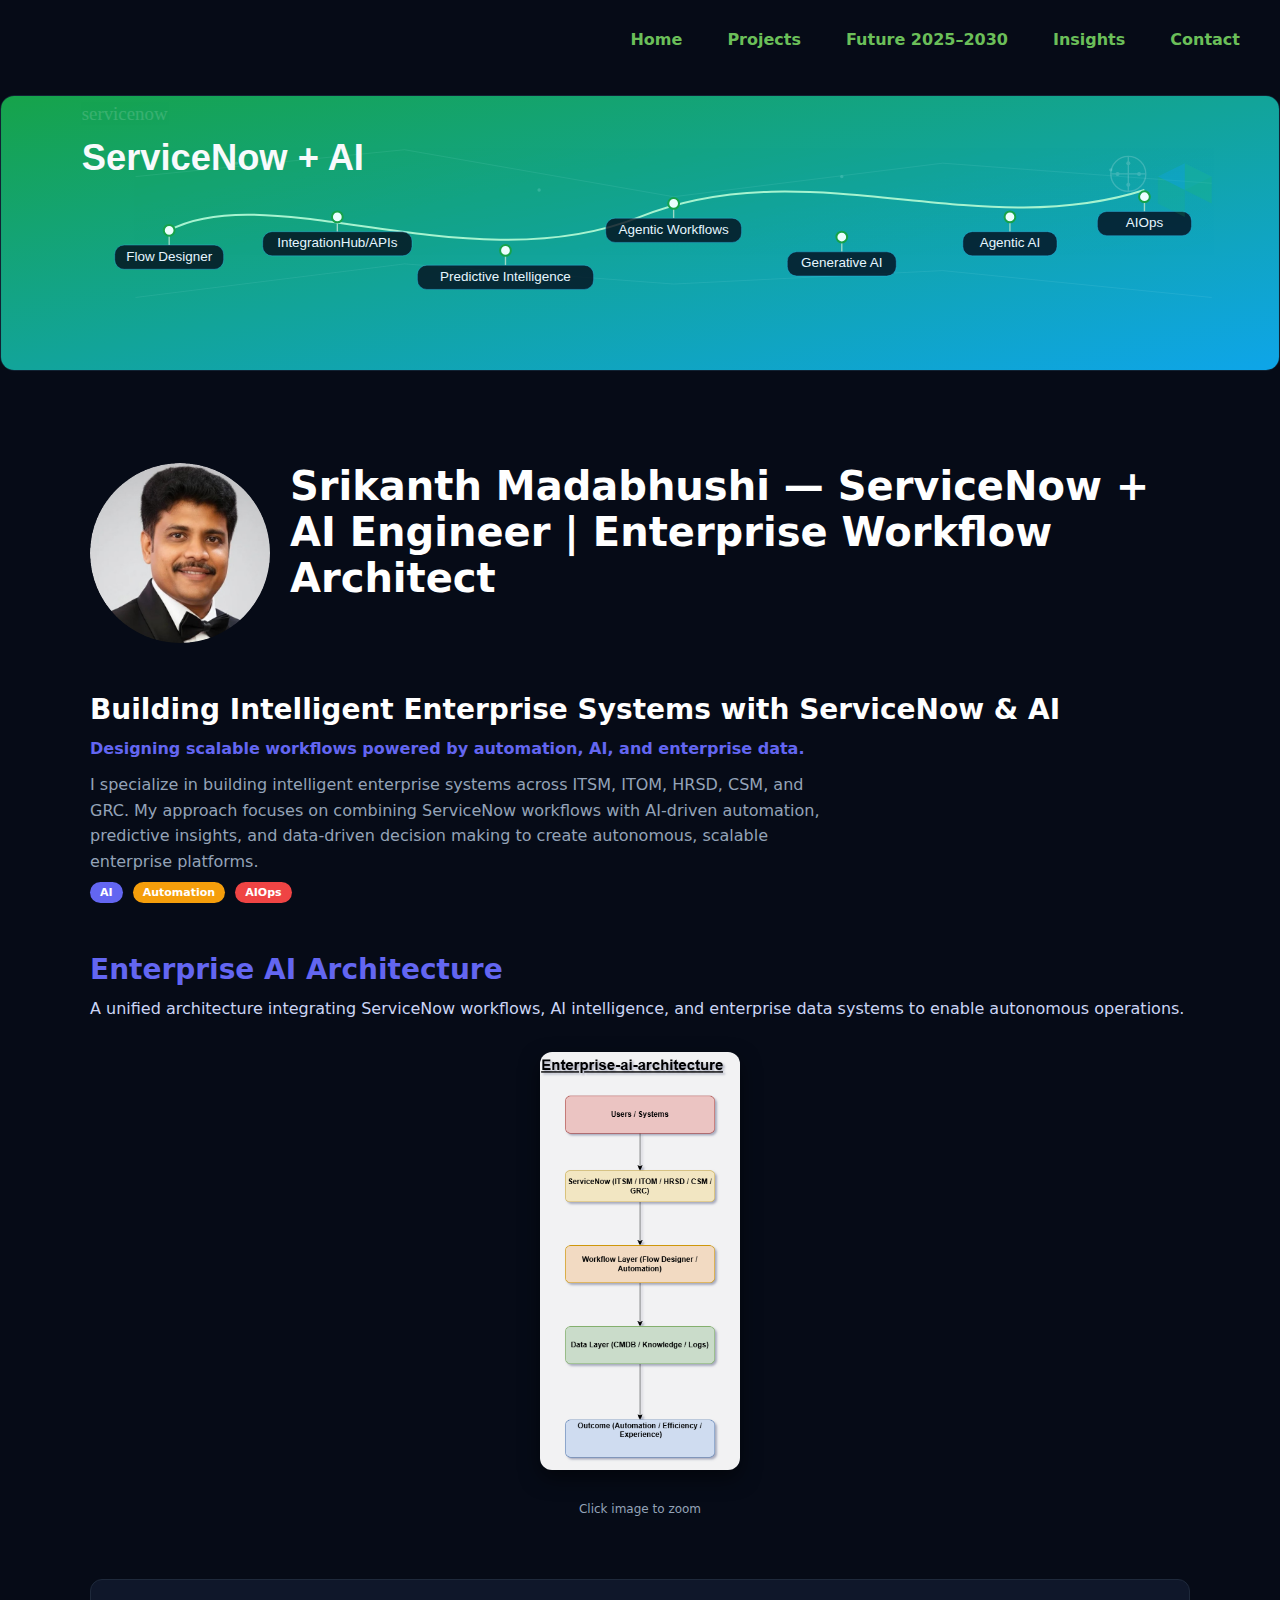
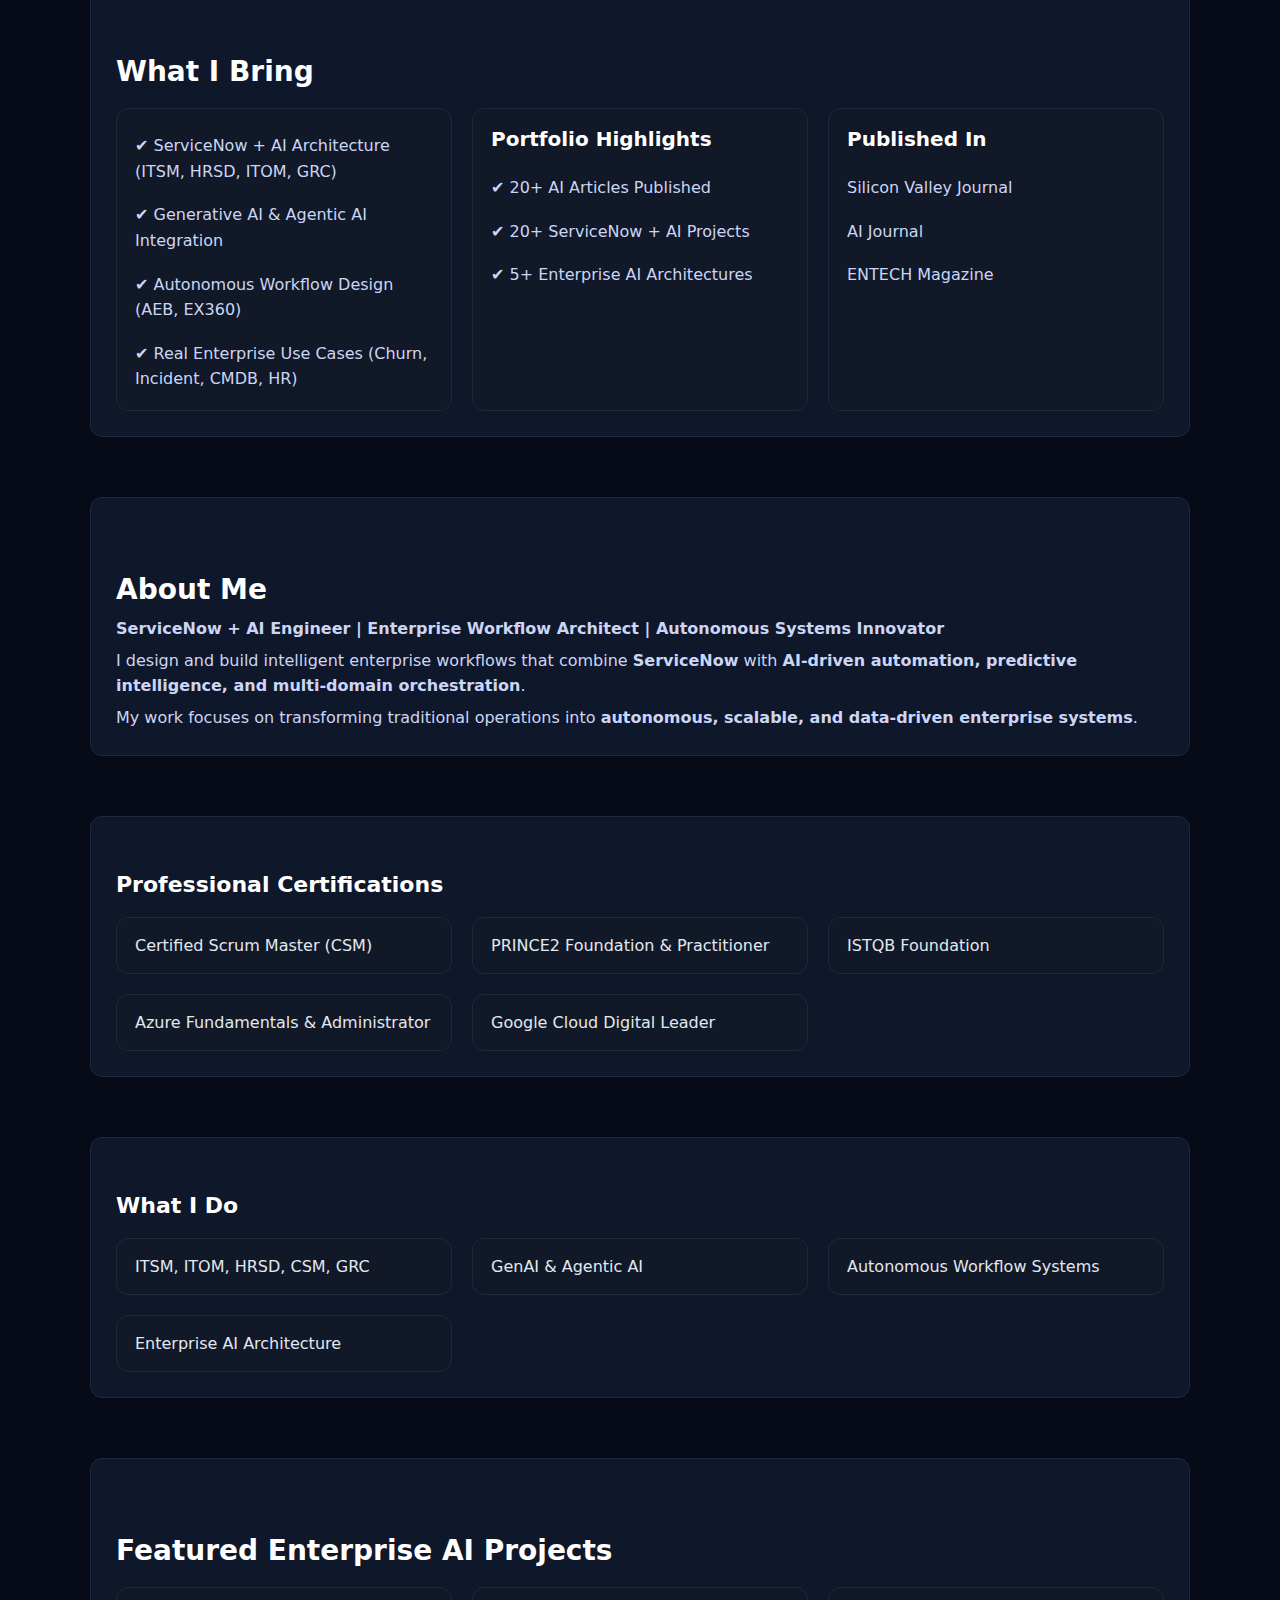
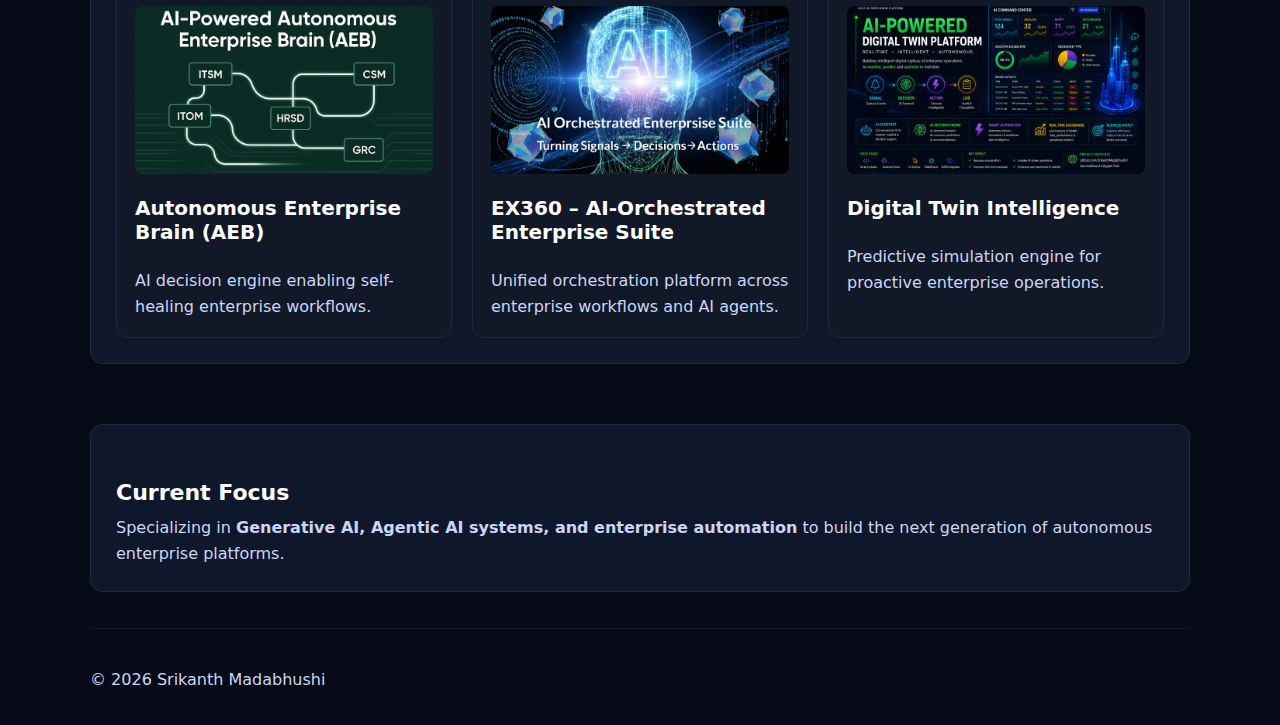
<file: index.html>
<!doctype html>
<html>
<head>
<meta charset="utf-8">
<title>Srikanth Madabhushi — ServiceNow + AI Architect</title>
<link rel="stylesheet" href="styles.css">

<style>
.profile-block { display:flex; align-items:flex-start; gap:20px; margin:40px 0; }
.profile-block img { width:180px; border-radius:50%; }
.profile-text { flex:1; }
.hero { padding-top:95px; }

/* GRID */
.grid {
  display:grid;
  grid-template-columns:repeat(auto-fit,minmax(250px,1fr));
  gap:20px;
  margin-top:20px;
}

/* DARK THEME */
.section-block {
  background:#0f172a;
  padding:25px;
  border-radius:12px;
  margin-top:50px;
  border:1px solid #1e293b;
}

/* CARDS */
.card {
  background:#111827;
  padding:18px;
  border-radius:12px;
  border:1px solid #1f2937;
  transition: all 0.2s ease;
  color:#e2e8f0;
}

.card:hover {
  transform: translateY(-3px);
  box-shadow:0 8px 20px rgba(0,0,0,0.4);
}

.card img {
  width:100%;
  border-radius:8px;
  margin-bottom:10px;
}

/* TEXT */
h1, h2, h3, h4 { color:#ffffff; }
p, ul { color:#cbd5f5; line-height:1.6; }

h2 { margin-top:50px; margin-bottom:10px; }
h3 { margin-top:30px; }

/* ===== NEW HERO STORY ===== */
.hero-story { margin:40px 0; }

.hero-sub {
  color:#6366f1;
  font-weight:600;
  margin-bottom:10px;
}

.hero-desc {
  color:#94a3b8;
  max-width:750px;
}

/* ===== TAGS ===== */
.tag {
  display:inline-block;
  padding:4px 10px;
  font-size:11px;
  border-radius:20px;
  margin-right:5px;
  margin-top:8px;
  color:#fff;
  font-weight:600;
}

.tag.ai { background:#6366f1; }
.tag.auto { background:#f59e0b; }
.tag.aiops { background:#ef4444; }

/* ===== ARCHITECTURE IMAGE SIZE FIX ===== */
.arch-img {
  width:100%;
  max-width:200px;   /* 👈 reduced size */
  display:block;
  margin:20px auto;  /* 👈 center */
  border-radius:10px;
  box-shadow:0 6px 16px rgba(0,0,0,0.4);
}

/* For project page diagrams */
details.proj img {
  width:100%;
  max-width:800px;
  display:block;
  margin:20px auto;
  border-radius:8px;
}
  .arch-container {
  text-align:center;
  margin-top:20px;
}
.arch-img {
  width:100%;
  max-width:200px;        /* 👈 slightly smaller */
  display:block;
  margin:30px auto;       /* 👈 more breathing space */
  border-radius:12px;
  box-shadow:0 8px 20px rgba(0,0,0,0.5);
  opacity:0.95;           /* 👈 reduces visual heaviness */
}
  .section-block {
  margin-top:60px;
}
  .architecture h2 {
  color:#6366f1;
}
</style>

</head>

<body>

<nav class="top-nav">
  <a href="index.html">Home</a>
  <a href="projects.html">Projects</a>
  <a href="future.html">Future 2025–2030</a>
  <a href="Insights.html">Insights</a>
  <a href="contact.html">Contact</a>
</nav>

<section class="hero">
  <img src="assets/banner.svg" alt="Banner">
</section>

<section class="container section">

<div class="profile-block">
  <img src="assets/profile.png" alt="Profile">
  <div class="profile-text">
    <h1>Srikanth Madabhushi — ServiceNow + AI Engineer | Enterprise Workflow Architect</h1>
  </div>
</div>

<!-- 🔥 NEW STORYTELLING SECTION -->
<section class="hero-story">

<h2>Building Intelligent Enterprise Systems with ServiceNow & AI</h2>

<p class="hero-sub">
Designing scalable workflows powered by automation, AI, and enterprise data.
</p>

<p class="hero-desc">
I specialize in building intelligent enterprise systems across ITSM, ITOM, HRSD, CSM, and GRC.
My approach focuses on combining ServiceNow workflows with AI-driven automation, predictive insights, and data-driven decision making to create autonomous, scalable enterprise platforms.
</p>

<div>
<span class="tag ai">AI</span>
<span class="tag auto">Automation</span>
<span class="tag aiops">AIOps</span>
</div>

</section>

<!-- 🔥 NEW ARCHITECTURE SECTION -->
<section class="architecture">

<h2>Enterprise AI Architecture</h2>

<p class="arch-desc">
A unified architecture integrating ServiceNow workflows, AI intelligence, and enterprise data systems to enable autonomous operations.
</p>

<div class="arch-container">

  <img src="assets/enterprise-ai-architecture.png" 
       class="arch-img"
       onclick="openLightbox(this.src)" 
       style="cursor:pointer;">

  <p style="text-align:center; font-size:12px; color:#94a3b8;">
    Click image to zoom
  </p>

</div>

</section>

<!-- WHAT I BRING -->
<div class="section-block">
<h2>What I Bring</h2>
<div class="grid">
  <div class="card">
    <p>✔ ServiceNow + AI Architecture (ITSM, HRSD, ITOM, GRC)</p>
    <p>✔ Generative AI & Agentic AI Integration</p>
    <p>✔ Autonomous Workflow Design (AEB, EX360)</p>
    <p>✔ Real Enterprise Use Cases (Churn, Incident, CMDB, HR)</p>
  </div>

  <div class="card">
    <h4>Portfolio Highlights</h4>
    <p>✔ 20+ AI Articles Published</p>
    <p>✔ 20+ ServiceNow + AI Projects</p>
    <p>✔ 5+ Enterprise AI Architectures</p>
  </div>

  <div class="card">
    <h4>Published In</h4>
    <p>Silicon Valley Journal</p>
    <p>AI Journal</p>
    <p>ENTECH Magazine</p>
  </div>
</div>
</div>

<!-- ABOUT -->
<div class="section-block">
<h2>About Me</h2>

<p><strong>ServiceNow + AI Engineer | Enterprise Workflow Architect | Autonomous Systems Innovator</strong></p>

<p>
I design and build intelligent enterprise workflows that combine <strong>ServiceNow</strong> with 
<strong>AI-driven automation, predictive intelligence, and multi-domain orchestration</strong>.
</p>

<p>
My work focuses on transforming traditional operations into 
<strong>autonomous, scalable, and data-driven enterprise systems</strong>.
</p>
</div>

<!-- CERTIFICATIONS -->
<div class="section-block">
<h3>Professional Certifications</h3>
<div class="grid">
  <div class="card">Certified Scrum Master (CSM)</div>
  <div class="card">PRINCE2 Foundation & Practitioner</div>
  <div class="card">ISTQB Foundation</div>
  <div class="card">Azure Fundamentals & Administrator</div>
  <div class="card">Google Cloud Digital Leader</div>
</div>
</div>

<!-- WHAT I DO -->
<div class="section-block">
<h3>What I Do</h3>
<div class="grid">
  <div class="card">ITSM, ITOM, HRSD, CSM, GRC</div>
  <div class="card">GenAI & Agentic AI</div>
  <div class="card">Autonomous Workflow Systems</div>
  <div class="card">Enterprise AI Architecture</div>
</div>
</div>

<!-- FEATURED PROJECTS -->
<div class="section-block">
<h2>Featured Enterprise AI Projects</h2>

<div class="grid">

  <div class="card">
    <img src="assets/Autonomous-Enterprise-Brain-AEB.png">
    <h4>Autonomous Enterprise Brain (AEB)</h4>
    <p>AI decision engine enabling self-healing enterprise workflows.</p>
  </div>

  <div class="card">
    <img src="assets/AI-Orchestrated-Enterprise-Suite.png">
    <h4>EX360 – AI-Orchestrated Enterprise Suite</h4>
    <p>Unified orchestration platform across enterprise workflows and AI agents.</p>
  </div>

  <div class="card">
    <img src="assets/ServiceNow-Digital-Twin-Intelligence.png">
    <h4>Digital Twin Intelligence</h4>
    <p>Predictive simulation engine for proactive enterprise operations.</p>
  </div>

</div>
</div>

<!-- CURRENT FOCUS -->
<div class="section-block">
<h3>Current Focus</h3>
<p>
Specializing in <strong>Generative AI, Agentic AI systems, and enterprise automation</strong> 
to build the next generation of autonomous enterprise platforms.
</p>
</div>

</section>

<footer class="container footer">
  <p>© 2026 Srikanth Madabhushi</p>
</footer>

</body>
</html>
</file>
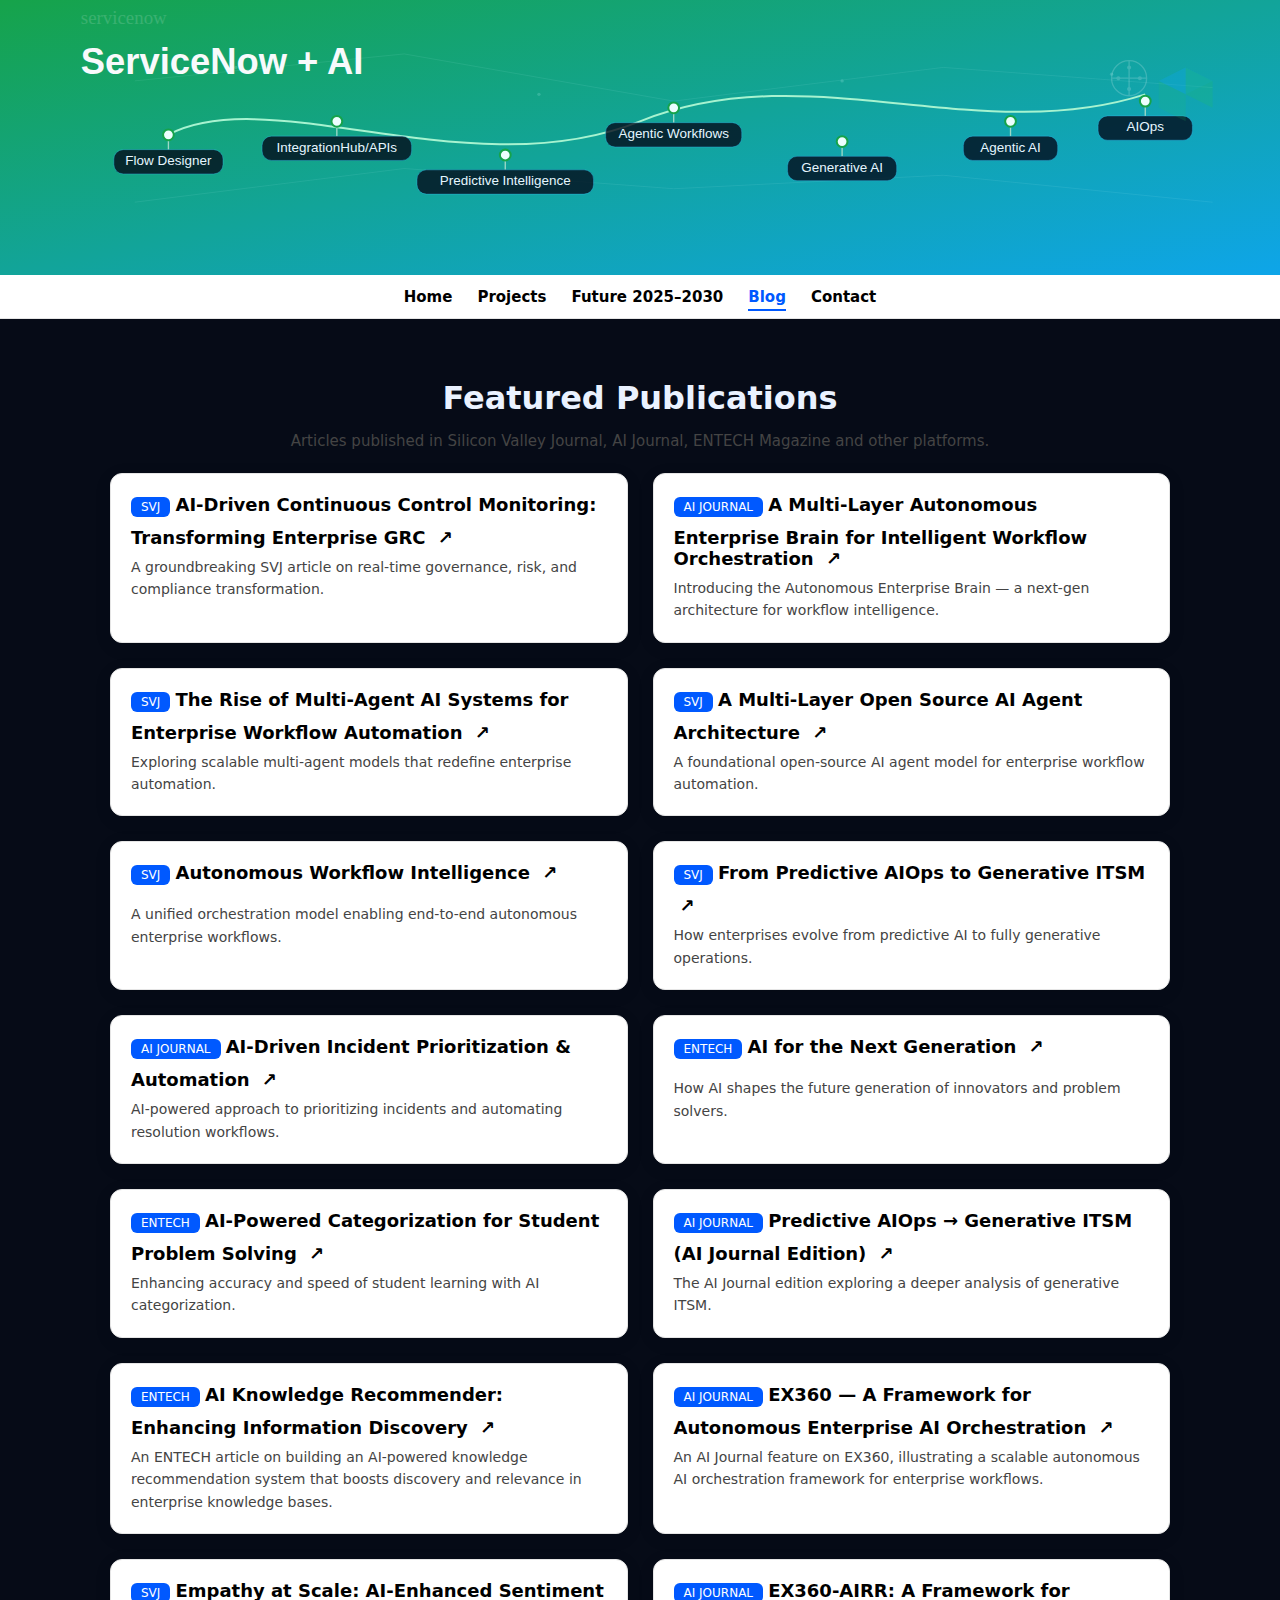
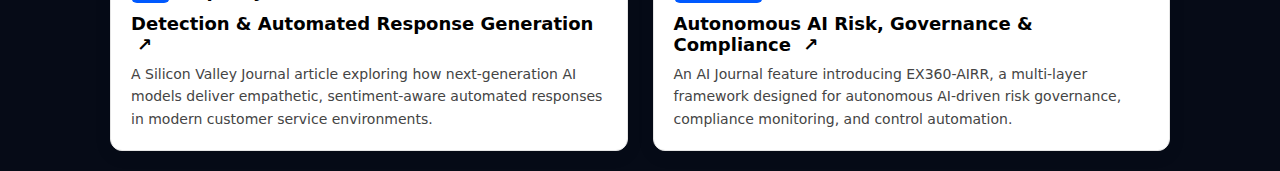
<file: blog.html>
<!DOCTYPE html>
<html lang="en">
<head>
  <meta charset="UTF-8" />
  <meta name="viewport" content="width=device-width, initial-scale=1.0" />
  <title>Blog – Srikanth Madabhushi</title>
  <link rel="stylesheet" href="styles.css" />

  <style>
    /* ---- Premium Blog Styling ---- */
    .blog-container {
      max-width: 1100px;
      margin: auto;
      padding: 20px;
    }

    .blog-header {
      text-align: center;
      margin-top: 40px;
      margin-bottom: 20px;
    }

    .blog-header h2 {
      font-size: 32px;
      font-weight: 700;
    }

    .blog-header p {
      color: #444;
      font-size: 15px;
    }

    .blog-grid {
      display: grid;
      grid-template-columns: repeat(2, 1fr);
      gap: 25px;
    }

    @media (max-width: 768px) {
      .blog-grid {
        grid-template-columns: 1fr;
      }
    }

    .blog-card {
      background: #ffffff;
      padding: 20px;
      border-radius: 12px;
      border: 1px solid #e5e5e5;
      box-shadow: 0 4px 18px rgba(0, 0, 0, 0.08);
      transition: transform 0.2s ease, box-shadow 0.2s ease;
    }

    .blog-card:hover {
      transform: translateY(-4px);
      box-shadow: 0 6px 24px rgba(0, 0, 0, 0.12);
    }

    .tag {
      display: inline-block;
      background: #0059ff;
      color: #fff;
      padding: 3px 10px;
      border-radius: 6px;
      font-size: 12px;
      margin-bottom: 10px;
    }

    .blog-card a {
      font-size: 18px;
      font-weight: 600;
      text-decoration: none;
      color: #000;
    }

    .blog-desc {
      margin-top: 8px;
      font-size: 14px;
      color: #444;
    }

    .icon {
      margin-left: 6px;
    }

    /* -------- Top Menu Styling -------- */
    .top-menu {
      background: #ffffff;
      padding: 12px 0;
      border-bottom: 1px solid #e5e5e5;
    }

    .top-menu ul {
      list-style: none;
      display: flex;
      justify-content: center;
      gap: 25px;
      padding: 0;
      margin: 0;
    }

    .top-menu a {
      text-decoration: none;
      font-weight: 600;
      color: #000;
      font-size: 15px;
    }

    .top-menu a.active {
      color: #0059ff;
      border-bottom: 2px solid #0059ff;
      padding-bottom: 3px;
    }
  </style>
</head>

<body>

  <!-- Banner -->
  <header>
    <img src="assets/banner.svg" class="banner" />
  </header>

  <!-- ⭐ TOP NAVIGATION MENU ⭐ -->
  <nav class="top-menu">
    <ul>
      <li><a href="index.html">Home</a></li>
      <li><a href="projects.html">Projects</a></li>
      <li><a href="future.html">Future 2025–2030</a></li>
      <li><a href="blog.html" class="active">Blog</a></li>
      <li><a href="contact.html">Contact</a></li>
    </ul>
  </nav>

  <div class="blog-container">
    <div class="blog-header">
      <h2>Featured Publications</h2>
      <p>Articles published in Silicon Valley Journal, AI Journal, ENTECH Magazine and other platforms.</p>
    </div>

    <!-- ⭐ BLOG GRID ⭐ -->
    <div class="blog-grid">

      <!-- 2026 SVJ -->
      <div class="blog-card">
        <span class="tag">SVJ</span>
        <a target="_blank" href="https://siliconvalleysjournal.com/2026/01/07/ai-driven-continuous-control-monitoring-transforming-enterprise-governance-risk-compliance/">
          AI-Driven Continuous Control Monitoring: Transforming Enterprise GRC <span class="icon">↗</span>
        </a>
        <p class="blog-desc">A groundbreaking SVJ article on real-time governance, risk, and compliance transformation.</p>
      </div>

      <!-- AI JOURNAL - Enterprise Brain -->
      <div class="blog-card">
        <span class="tag">AI JOURNAL</span>
        <a target="_blank" href="https://aijourn.com/a-multi-layer-autonomous-enterprise-brain-for-intelligent-workflow-orchestration/">
          A Multi-Layer Autonomous Enterprise Brain for Intelligent Workflow Orchestration <span class="icon">↗</span>
        </a>
        <p class="blog-desc">Introducing the Autonomous Enterprise Brain — a next-gen architecture for workflow intelligence.</p>
      </div>

      <!-- Multi-Agent AI Systems -->
      <div class="blog-card">
        <span class="tag">SVJ</span>
        <a target="_blank" href="https://siliconvalleysjournal.com/2025/12/23/the-rise-of-multi-agent-ai-systems-for-enterprise-workflow-automation/">
          The Rise of Multi-Agent AI Systems for Enterprise Workflow Automation <span class="icon">↗</span>
        </a>
        <p class="blog-desc">Exploring scalable multi-agent models that redefine enterprise automation.</p>
      </div>

      <!-- AI Agent Architecture -->
      <div class="blog-card">
        <span class="tag">SVJ</span>
        <a target="_blank" href="https://siliconvalleysjournal.com/2025/12/10/a-multi-layer-open-source-ai-agent-architecture-for-enterprise-workflow-automation/">
          A Multi-Layer Open Source AI Agent Architecture <span class="icon">↗</span>
        </a>
        <p class="blog-desc">A foundational open-source AI agent model for enterprise workflow automation.</p>
      </div>

      <!-- Autonomous Workflow Intelligence -->
      <div class="blog-card">
        <span class="tag">SVJ</span>
        <a target="_blank" href="https://siliconvalleysjournal.com/2025/11/19/autonomous-workflow-intelligence-a-unified-multi-domain-orchestration-model-for-modern-digital-enterprises/">
          Autonomous Workflow Intelligence <span class="icon">↗</span>
        </a>
        <p class="blog-desc">A unified orchestration model enabling end-to-end autonomous enterprise workflows.</p>
      </div>

      <!-- Predictive AIOps → Generative ITSM -->
      <div class="blog-card">
        <span class="tag">SVJ</span>
        <a target="_blank" href="https://siliconvalleysjournal.com/2025/11/12/from-predictive-aiops-to-generative-itsm-powering-the-silicon-valley-model-of-intelligent-enterprise/">
          From Predictive AIOps to Generative ITSM <span class="icon">↗</span>
        </a>
        <p class="blog-desc">How enterprises evolve from predictive AI to fully generative operations.</p>
      </div>

      <!-- AI JOURNAL: Incident Automation -->
      <div class="blog-card">
        <span class="tag">AI JOURNAL</span>
        <a target="_blank" href="https://aijourn.com/ai-driven-incident-prioritization-and-automation-building-the-future-of-intelligent-operations/">
          AI-Driven Incident Prioritization & Automation <span class="icon">↗</span>
        </a>
        <p class="blog-desc">AI-powered approach to prioritizing incidents and automating resolution workflows.</p>
      </div>

      <!-- ENTECH: AI in Education -->
      <div class="blog-card">
        <span class="tag">ENTECH</span>
        <a target="_blank" href="https://entechonline.com/ai-in-education-for-the-next-generation-inspiring-students-to-build-the-future/">
          AI for the Next Generation <span class="icon">↗</span>
        </a>
        <p class="blog-desc">How AI shapes the future generation of innovators and problem solvers.</p>
      </div>

      <!-- ENTECH: Categorization -->
      <div class="blog-card">
        <span class="tag">ENTECH</span>
        <a target="_blank" href="https://entechonline.com/ai-powered-categorization-for-problem-solving/">
          AI-Powered Categorization for Student Problem Solving <span class="icon">↗</span>
        </a>
        <p class="blog-desc">Enhancing accuracy and speed of student learning with AI categorization.</p>
      </div>

      <!-- AI JOURNAL (AIOps Version) -->
      <div class="blog-card">
        <span class="tag">AI JOURNAL</span>
        <a target="_blank" href="https://aijourn.com/from-predictive-aiops-to-generative-itsm-the-next-frontier-in-enterprise-automation/">
          Predictive AIOps → Generative ITSM (AI Journal Edition) <span class="icon">↗</span>
        </a>
        <p class="blog-desc">The AI Journal edition exploring a deeper analysis of generative ITSM.</p>
      </div>
      <!-- ENTECH: (ai-knowledge-recommender) -->
      <div class="blog-card">
  <span class="tag">ENTECH</span>
  <a target="_blank" href="https://entechonline.com/ai-knowledge-recommender/">
    AI Knowledge Recommender: Enhancing Information Discovery <span class="icon">↗</span>
  </a>
  <p class="blog-desc">
    An ENTECH article on building an AI-powered knowledge recommendation system that boosts discovery 
    and relevance in enterprise knowledge bases.
  </p>
</div>
       <!-- AI JOURNAL (EX360 Autonomous Enterprise AI Orchestration) -->
      <div class="blog-card">
  <span class="tag">AI JOURNAL</span>
  <a target="_blank" href="https://aijourn.com/ex360-a-framework-for-autonomous-enterprise-ai-orchestration/">
    EX360 — A Framework for Autonomous Enterprise AI Orchestration <span class="icon">↗</span>
  </a>
  <p class="blog-desc">An AI Journal feature on EX360, illustrating a scalable autonomous AI orchestration framework for enterprise workflows.</p>
      </div>
      <div class="blog-card">
  <span class="tag">SVJ</span>
  <a target="_blank" href="https://siliconvalleysjournal.com/2026/02/10/empathy-at-scale-ai-enhanced-sentiment-detection-and-automated-response-generation-in-modern-customer-service/">
    Empathy at Scale: AI-Enhanced Sentiment Detection & Automated Response Generation <span class="icon">↗</span>
  </a>
  <p class="blog-desc">
    A Silicon Valley Journal article exploring how next-generation AI models deliver empathetic, 
    sentiment-aware automated responses in modern customer service environments.
  </p>
</div>
      <div class="blog-card">
  <span class="tag">AI JOURNAL</span>
  <a target="_blank" href="https://aijourn.com/ex360-airr-a-framework-for-autonomous-ai-risk-governance-compliance/">
    EX360-AIRR: A Framework for Autonomous AI Risk, Governance & Compliance <span class="icon">↗</span>
  </a>
  <p class="blog-desc">
    An AI Journal feature introducing EX360-AIRR, a multi-layer framework designed for 
    autonomous AI-driven risk governance, compliance monitoring, and control automation.
  </p>
</div>

    </div><!--End Grid -->
  </div><!-- End Container -->

</body>
</html>
</file>
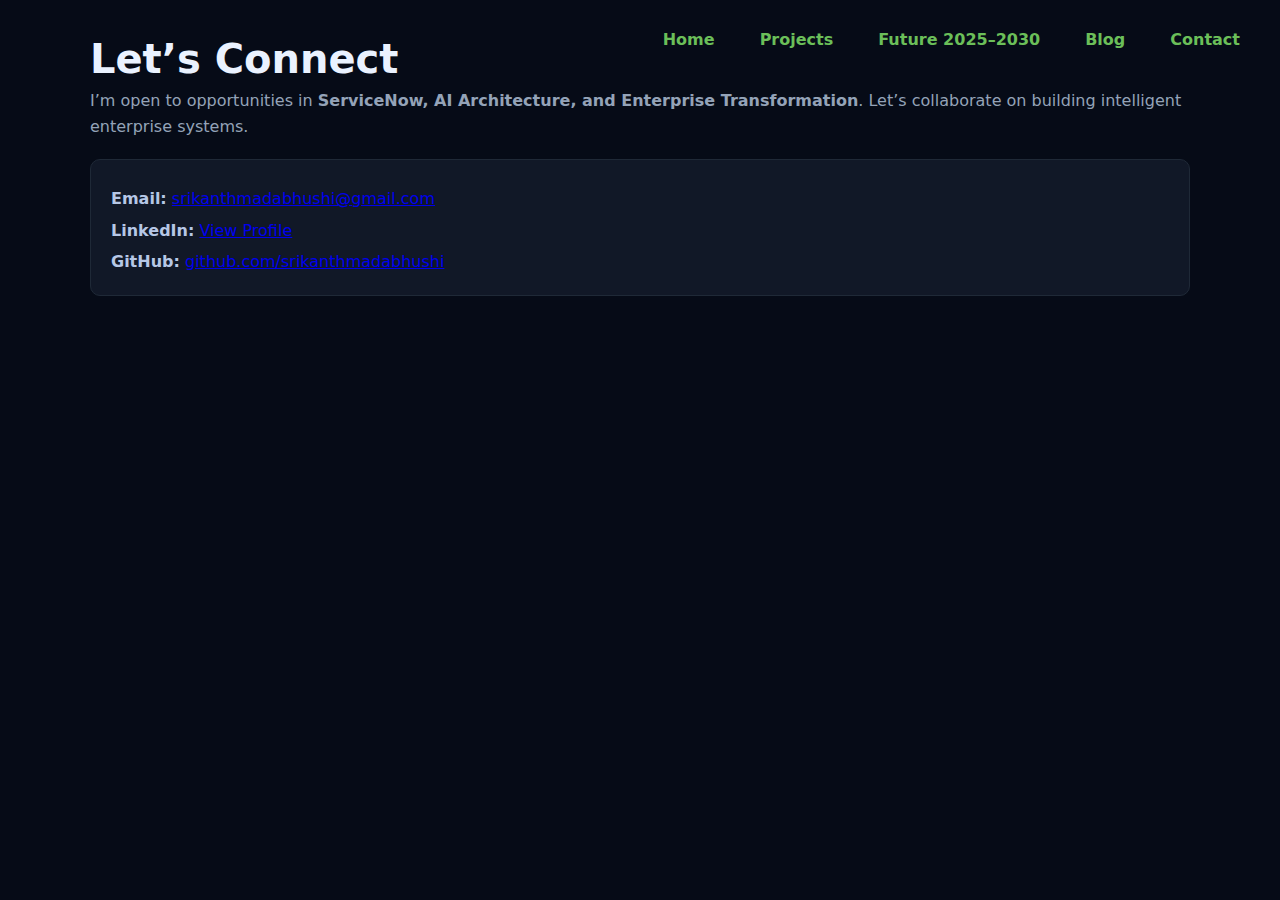
<file: contact.html>
<!doctype html>
<html>
<head>
<meta charset="utf-8">
<title>Contact</title>
<link rel="stylesheet" href="styles.css">

<style>
.contact-text {
  color:#94a3b8;
  margin-bottom:20px;
}

.contact-box {
  background:#111827;
  padding:20px;
  border-radius:10px;
  border:1px solid #1f2937;
}
</style>

</head>

<body>

<nav class="top-nav">
<a href="index.html">Home</a>
<a href="projects.html">Projects</a>
<a href="future.html">Future 2025–2030</a>
<a href="blog.html">Blog</a>
<a href="contact.html">Contact</a>
</nav>

<section class="container section">

<h1>Let’s Connect</h1>

<p class="contact-text">
I’m open to opportunities in <strong>ServiceNow, AI Architecture, and Enterprise Transformation</strong>.
Let’s collaborate on building intelligent enterprise systems.
</p>

<div class="contact-box">
<p><strong>Email:</strong> <a href="mailto:srikanthmadabhushi@gmail.com">srikanthmadabhushi@gmail.com</a></p>
<p><strong>LinkedIn:</strong> <a target="_blank" href="https://www.linkedin.com/in/srikanth-madabhushi-00309218/">View Profile</a></p>
<p><strong>GitHub:</strong> <a target="_blank" href="https://github.com/srikanthmadabhushi">github.com/srikanthmadabhushi</a></p>
</div>

</section>

</body>
</html>
</file>
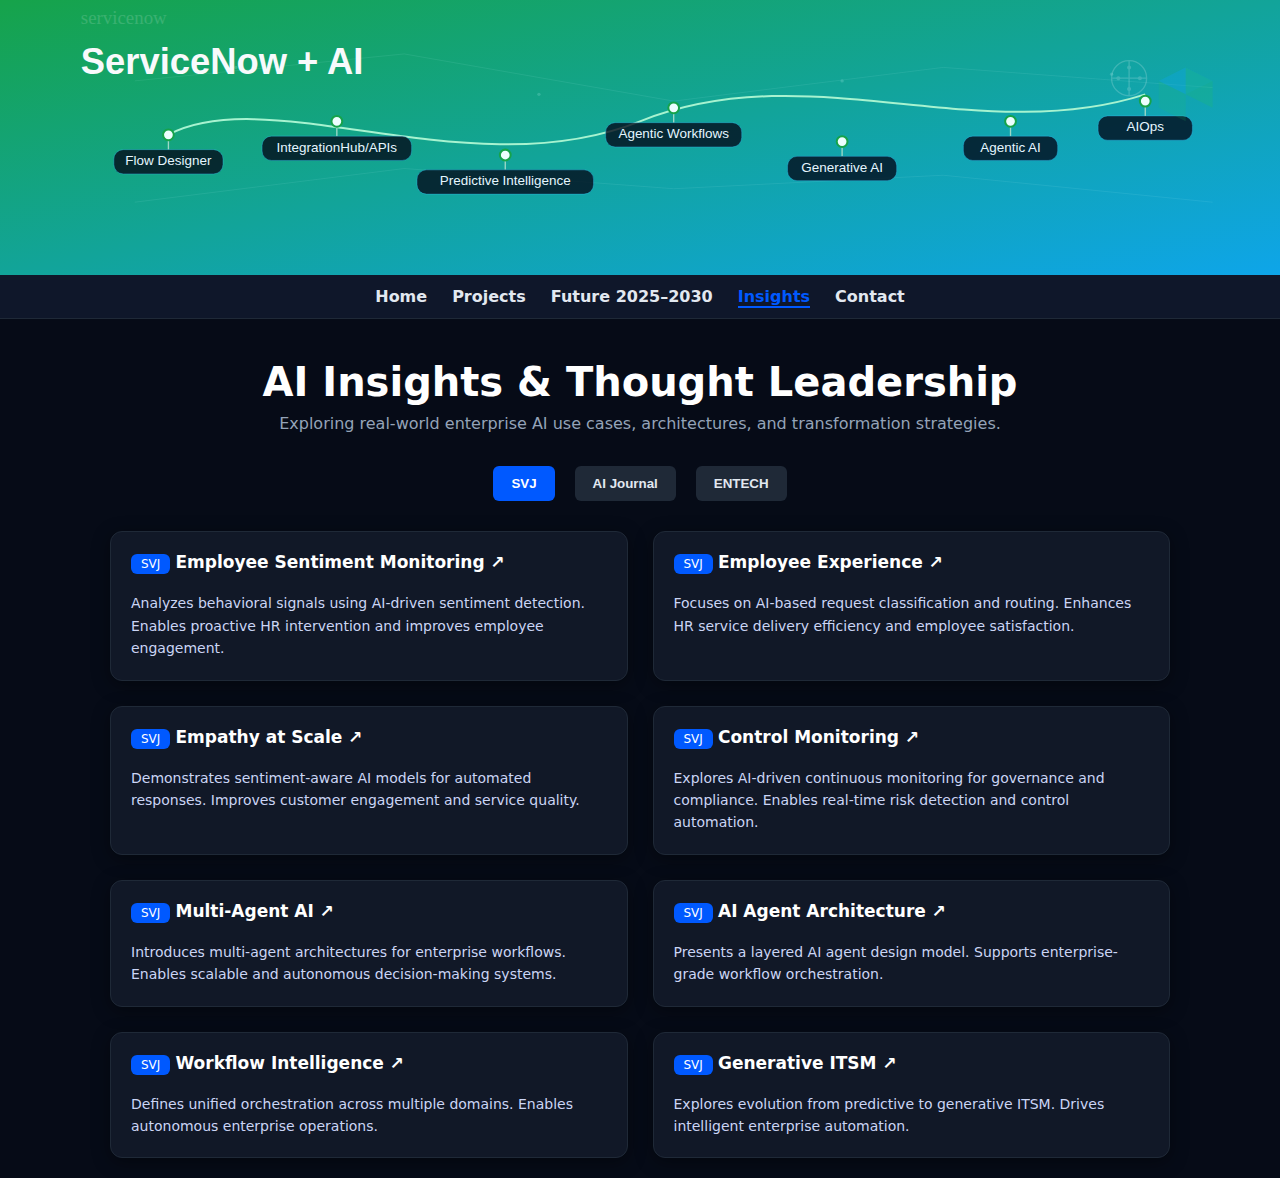
<file: Insights.html>
<!DOCTYPE html>
<html lang="en">
<head>
<meta charset="UTF-8">
<meta name="viewport" content="width=device-width, initial-scale=1.0">
<title>Insights </title>
<link rel="stylesheet" href="styles.css">

<style>
.blog-container{max-width:1100px;margin:auto;padding:20px;}

.tabs{display:flex;justify-content:center;gap:20px;margin:30px 0;}
.tabs button{
  padding:10px 18px;
  border:none;
  border-radius:6px;
  background:#1f2937;
  color:#e2e8f0;
  cursor:pointer;
  font-weight:600;
}
.tabs button.active{
  background:#0059ff;
  color:white;
}

.blog-grid{
  display:none;
  grid-template-columns:repeat(2,1fr);
  gap:25px;
}
.blog-grid.active{display:grid;}

@media(max-width:768px){
  .blog-grid{grid-template-columns:1fr;}
}

.blog-card{
  background:#111827;
  padding:20px;
  border-radius:12px;
  border:1px solid #1f2937;
  box-shadow:0 4px 18px rgba(0,0,0,0.4);
}

.tag{
  display:inline-block;
  background:#0059ff;
  color:#fff;
  padding:3px 10px;
  border-radius:6px;
  font-size:12px;
  margin-bottom:10px;
}

.blog-card a{
  font-size:17px;
  font-weight:600;
  text-decoration:none;
  color:#ffffff;
}

.blog-desc{
  margin-top:8px;
  font-size:14px;
  color:#cbd5f5;
}

.top-menu{
  background:#0f172a;
  padding:12px 0;
  border-bottom:1px solid #1f2937;
}

.top-menu ul{
  list-style:none;
  display:flex;
  justify-content:center;
  gap:25px;
  margin:0;
  padding:0;
}

.top-menu a{
  text-decoration:none;
  font-weight:600;
  color:#e2e8f0;
}

.top-menu a.active{
  color:#0059ff;
  border-bottom:2px solid #0059ff;
}

.header-text{
  text-align:center;
  margin-top:20px;
}

.header-text h1{
  color:#ffffff;
}

.header-text p{
  color:#94a3b8;
}
</style>
</head>

<body>

<header>
<img src="assets/banner.svg" class="banner">
</header>

<nav class="top-menu">
<ul>
<li><a href="index.html">Home</a></li>
<li><a href="projects.html">Projects</a></li>
<li><a href="future.html">Future 2025–2030</a></li>
<li><a href="blog.html" class="active">Insights</a></li>
<li><a href="contact.html">Contact</a></li>
</ul>
</nav>

<div class="blog-container">

<div class="header-text">
<h1>AI Insights & Thought Leadership</h1>
<p>Exploring real-world enterprise AI use cases, architectures, and transformation strategies.</p>
</div>

<div class="tabs">
<button class="active" onclick="showTab('svj')">SVJ</button>
<button onclick="showTab('aij')">AI Journal</button>
<button onclick="showTab('entech')">ENTECH</button>
</div>

<!-- ================= SVJ (8) ================= -->
<div id="svj" class="blog-grid active">

<div class="blog-card"><span class="tag">SVJ</span>
<a target="_blank" href="https://siliconvalleysjournal.com/2026/04/02/from-signals-to-support-ai-driven-employee-sentiment-monitoring-and-proactive-hr-intervention/">Employee Sentiment Monitoring ↗</a>
<p class="blog-desc">Analyzes behavioral signals using AI-driven sentiment detection. Enables proactive HR intervention and improves employee engagement.</p></div>

<div class="blog-card"><span class="tag">SVJ</span>
<a target="_blank" href="https://siliconvalleysjournal.com/2026/03/06/intelligent-employee-experience-ai-driven-request-classification-and-smart-routing-in-hr-service-delivery/">Employee Experience ↗</a>
<p class="blog-desc">Focuses on AI-based request classification and routing. Enhances HR service delivery efficiency and employee satisfaction.</p></div>

<div class="blog-card"><span class="tag">SVJ</span>
<a target="_blank" href="https://siliconvalleysjournal.com/2026/02/10/empathy-at-scale-ai-enhanced-sentiment-detection-and-automated-response-generation-in-modern-customer-service/">Empathy at Scale ↗</a>
<p class="blog-desc">Demonstrates sentiment-aware AI models for automated responses. Improves customer engagement and service quality.</p></div>

<div class="blog-card"><span class="tag">SVJ</span>
<a target="_blank" href="https://siliconvalleysjournal.com/2026/01/07/ai-driven-continuous-control-monitoring-transforming-enterprise-governance-risk-compliance/">Control Monitoring ↗</a>
<p class="blog-desc">Explores AI-driven continuous monitoring for governance and compliance. Enables real-time risk detection and control automation.</p></div>

<div class="blog-card"><span class="tag">SVJ</span>
<a target="_blank" href="https://siliconvalleysjournal.com/2025/12/23/the-rise-of-multi-agent-ai-systems-for-enterprise-workflow-automation/">Multi-Agent AI ↗</a>
<p class="blog-desc">Introduces multi-agent architectures for enterprise workflows. Enables scalable and autonomous decision-making systems.</p></div>

<div class="blog-card"><span class="tag">SVJ</span>
<a target="_blank" href="https://siliconvalleysjournal.com/2025/12/10/a-multi-layer-open-source-ai-agent-architecture-for-enterprise-workflow-automation/">AI Agent Architecture ↗</a>
<p class="blog-desc">Presents a layered AI agent design model. Supports enterprise-grade workflow orchestration.</p></div>

<div class="blog-card"><span class="tag">SVJ</span>
<a target="_blank" href="https://siliconvalleysjournal.com/2025/11/19/autonomous-workflow-intelligence-a-unified-multi-domain-orchestration-model-for-modern-digital-enterprises/">Workflow Intelligence ↗</a>
<p class="blog-desc">Defines unified orchestration across multiple domains. Enables autonomous enterprise operations.</p></div>

<div class="blog-card"><span class="tag">SVJ</span>
<a target="_blank" href="https://siliconvalleysjournal.com/2025/11/12/from-predictive-aiops-to-generative-itsm-powering-the-silicon-valley-model-of-intelligent-enterprise/">Generative ITSM ↗</a>
<p class="blog-desc">Explores evolution from predictive to generative ITSM. Drives intelligent enterprise automation.</p></div>

</div>

<!-- ================= AI JOURNAL (8) ================= -->
<div id="aij" class="blog-grid">

<div class="blog-card"><span class="tag">AI JOURNAL</span>
<a target="_blank" href="https://aijourn.com/a-multi-layer-autonomous-enterprise-brain-for-intelligent-workflow-orchestration/">Enterprise Brain ↗</a>
<p class="blog-desc">Introduces a multi-layer AI enterprise brain model. Enables intelligent workflow orchestration at scale.</p></div>

<div class="blog-card"><span class="tag">AI JOURNAL</span>
<a target="_blank" href="https://aijourn.com/ex360-a-framework-for-autonomous-enterprise-ai-orchestration/">EX360 ↗</a>
<p class="blog-desc">Defines an enterprise AI orchestration framework. Enables autonomous decision-making across workflows.</p></div>

<div class="blog-card"><span class="tag">AI JOURNAL</span>
<a target="_blank" href="https://aijourn.com/ex360-airr-a-framework-for-autonomous-ai-risk-governance-compliance/">EX360-AIRR ↗</a>
<p class="blog-desc">Focuses on AI-driven risk governance and compliance. Enables autonomous monitoring and control systems.</p></div>

<div class="blog-card"><span class="tag">AI JOURNAL</span>
<a target="_blank" href="https://aijourn.com/autonomous-customer-issue-triage-resolution-orchestration-a-modern-framework-for-scalable-customer-service/">Customer Orchestration ↗</a>
<p class="blog-desc">Introduces AI-based customer issue orchestration. Improves triage, routing, and resolution efficiency.</p></div>

<div class="blog-card"><span class="tag">AI JOURNAL</span>
<a target="_blank" href="https://aijourn.com/preventing-customer-churn-with-ai-predictive-retention-signals-in-modern-service-workflows/">Customer Churn ↗</a>
<p class="blog-desc">Explores predictive retention models. Helps organizations reduce churn proactively.</p></div>

<div class="blog-card"><span class="tag">AI JOURNAL</span>
<a target="_blank" href="https://aijourn.com/from-predictive-aiops-to-generative-itsm-the-next-frontier-in-enterprise-automation/">AI ITSM ↗</a>
<p class="blog-desc">Examines generative automation in ITSM. Enhances operational intelligence.</p></div>

<div class="blog-card"><span class="tag">AI JOURNAL</span>
<a target="_blank" href="https://aijourn.com/ai-driven-incident-prioritization-and-automation-building-the-future-of-intelligent-operations/">Incident Automation ↗</a>
<p class="blog-desc">Shows AI-driven incident prioritization and automation. Improves operational efficiency.</p></div>

<div class="blog-card"><span class="tag">AI JOURNAL</span>
<a target="_blank" href="https://aijourn.com/ai-augmented-employee-onboarding-orchestration-a-modern-framework-for-hr-service-delivery/">AI Employee Onboarding ↗</a>
<p class="blog-desc">AI-augmented onboarding framework for cross-team coordination. Enables scalable and consistent employee onboarding experiences.</p></div>

</div>

<!-- ================= ENTECH (6) ================= -->
<div id="entech" class="blog-grid">

<div class="blog-card"><span class="tag">ENTECH</span>
<a target="_blank" href="https://entechonline.com/ai-knowledge-recommender/">Knowledge Recommender ↗</a>
<p class="blog-desc">AI-powered knowledge recommendation system. Improves enterprise information discovery.</p></div>

<div class="blog-card"><span class="tag">ENTECH</span>
<a target="_blank" href="https://entechonline.com/predictive-routing-how-ai-chooses-the-right/">Predictive Routing ↗</a>
<p class="blog-desc">AI-driven routing optimization. Enhances efficiency and response time.</p></div>

<div class="blog-card"><span class="tag">ENTECH</span>
<a target="_blank" href="https://entechonline.com/sla-priority-management-how-ai-handles-it-urgency/">SLA Priority ↗</a>
<p class="blog-desc">Explains AI-based SLA prioritization models. Improves incident response speed.</p></div>

<div class="blog-card"><span class="tag">ENTECH</span>
<a target="_blank" href="https://entechonline.com/ai-in-education-for-the-next-generation-inspiring-students-to-build-the-future/">AI Education ↗</a>
<p class="blog-desc">Focuses on AI in education systems. Encourages innovation among students.</p></div>

<div class="blog-card"><span class="tag">ENTECH</span>
<a target="_blank" href="https://entechonline.com/ai-powered-categorization-for-problem-solving/">AI Categorization ↗</a>
<p class="blog-desc">AI classification models for problem solving. Improves accuracy and efficiency.</p></div>

<div class="blog-card"><span class="tag">ENTECH</span>
<a target="_blank" href="https://entechonline.com/ai-powered-incident-orchestration/">AI Incident Orchestration ↗</a>
<p class="blog-desc">AI-driven incident orchestration for automated triage, routing, and resolution. Improves efficiency and reduces response time.</p></div>

</div>


</div>

<script>
function showTab(tab){
document.querySelectorAll('.blog-grid').forEach(el=>el.classList.remove('active'));
document.querySelectorAll('.tabs button').forEach(btn=>btn.classList.remove('active'));
document.getElementById(tab).classList.add('active');
event.target.classList.add('active');
}
</script>

</body>
</html>
</file>
<file: styles.css>
:root{
  --bg: #060b17;
  --ink: #eaf2ff;
  --muted: #b6c7e6;
  --card: #0b1220;
  --stroke: #1e2a44;
  --brand: #0ea5e9;
  --accent: #16a34a;
  --gap: clamp(12px, 3vw, 24px);
  --max: 1100px;
}

*{box-sizing:border-box}
html,body{margin:0;padding:0;background:var(--bg);color:var(--ink);font-family:system-ui, Segoe UI, Inter, Arial}
img,svg{max-width:100%;height:auto;display:block}

.container{max-width:var(--max);margin-inline:auto;padding-inline:var(--gap)}
.section{padding:clamp(16px,4vw,36px) 0}
.stack{display:grid;gap:clamp(20px,3vw,28px)}
.footer{padding:32px 0;color:var(--muted);border-top:1px solid #0f1a30}

/* sticky header */
.sticky{position:sticky;top:0;z-index:50;background:linear-gradient(90deg,#081127, #071425);border-bottom:1px solid #0f1a30;backdrop-filter:saturate(1.2) blur(6px)}
.bar{display:flex;align-items:center;gap:12px;padding:10px 0}
.brand{font-weight:800;font-size:clamp(18px, 2.6vw, 24px);text-decoration:none;color:var(--brand)}

.menu{margin-left:auto}
.menu>summary{list-style:none;cursor:pointer;display:grid;gap:4px;padding:8px 10px;border-radius:10px}
.menu>summary::-webkit-details-marker{display:none}
.menu>summary span{width:22px;height:2px;background:#bfe2ff;border-radius:2px;display:block}
.nav{display:flex;gap:clamp(8px,2vw,20px);flex-wrap:wrap;margin-left:auto}
.nav a{color:#cfe6ff;text-decoration:none;padding:8px 12px;border-radius:10px}
.nav a:hover{background:#10233a}

@media (max-width: 820px){
  .nav{display:grid;grid-template-columns:1fr 1fr;gap:8px;margin-top:8px}
}

/* hero */
.hero{padding:clamp(8px,2vw,16px) 0}
.hero img{width:100%;border-radius:14px;border:1px solid #123}

/* about */
.about-wrap{display:grid;grid-template-columns:120px 1fr;gap:16px;align-items:center}
.avatar{width:120px;height:120px;border-radius:50%;object-fit:cover;border:2px solid #16314b;background:#0b1220}

/* type */
h1{font-size:clamp(24px, 5vw, 40px);margin:0 0 6px}
h2{font-size:clamp(20px, 3.8vw, 28px);margin:0 0 12px}
h3{font-size:clamp(18px, 3.2vw, 22px);margin:0 0 10px}
h4{font-size:clamp(16px, 2.8vw, 20px);margin:0 0 6px}
p{font-size:clamp(14px, 2.4vw, 16px);line-height:1.6;color:var(--muted);margin:6px 0 0}

/* buttons */
.btn{
  display:inline-block;background:var(--brand);color:#001;
  padding:10px 14px;border-radius:10px;text-decoration:none;
  font-weight:700;border:1px solid #0b8ec9;transition:.2s transform ease;
}
.btn:hover{transform:translateY(-1px)}
.btn.secondary{background:#0c2038;color:#d7e6ff;border-color:#183153}

/* module wrapper */
.module{border:1px solid #11213a;border-radius:14px;background:#081427;padding:16px}
.module>h3{margin:0 0 10px}

/* intro (5-point module overview) */
.intro{margin:10px 0;border:1px solid #11213a;border-radius:12px;background:#0a1b31}
.intro>summary{cursor:pointer;padding:12px 14px;color:#d6e9ff;font-weight:700}
.intro>summary:hover{background:#0b2444}
.intro-grid{
  display:grid;gap:var(--gap);
  grid-template-columns: repeat(auto-fit, minmax(min(100%, 260px), 1fr));
  padding:12px 14px 16px;
}
.intro-card{
  background:#0b1326;border:1px solid #11213a;border-radius:12px;padding:12px
}
.intro-card ul{margin:0;padding-left:18px;color:var(--muted)}
.intro-card p{margin:0}

/* projects grid + cards */
.grid{
  display:grid;gap:var(--gap);
  grid-template-columns: repeat(auto-fit, minmax(min(100%, 260px), 1fr));
}
.card{
  background:#0b1220;border:1px solid #1e2a44;border-radius:14px;
  padding:16px;display:flex;flex-direction:column;gap:12px;
}
.card img{border-radius:10px;aspect-ratio:16/9;object-fit:cover;background:#091020}

/* per-project details */
.proj{border-top:1px dashed #1a2a47;padding-top:8px;margin-top:4px}
.proj>summary{cursor:pointer;color:#cfe6ff;padding:6px 0}
.proj-points{display:grid;gap:10px;padding-top:6px}
.proj-points ul{margin:0;padding-left:18px;color:var(--muted)}
.error{color:#ffb4b4}

/* small screens */
@media (max-width: 640px){
  .btn{width:100%;text-align:center}
  .about-wrap{grid-template-columns:80px 1fr}
  .avatar{width:80px;height:80px}
}

/* Hamburger Menu */
.menu {
  position: relative;
  display: inline-block;
}
.menu summary {
  list-style: none;
  cursor: pointer;
  width: 36px;
}
.menu summary::-webkit-details-marker { display:none; }
.menu summary span {
  display:block;
  height:3px;
  background:#333;
  margin:6px 0;
  border-radius:2px;
}
.nav {
  display:none;
  position:absolute;
  top:40px;
  right:0;
  background:white;
  border:1px solid #ddd;
  padding:10px 0;
  width:200px;
  border-radius:8px;
  z-index:999;
}
.menu[open] .nav { display:block; }
.nav a {
  display:block;
  padding:10px 15px;
  text-decoration:none;
  color:#333;
}
.nav a:hover { background:#f2f2f2; }

.top-nav{position:absolute;right:20px;top:20px;}
.top-nav a{color:#6BBF59;margin-left:20px;text-decoration:none;font-weight:600;}
.top-nav a:hover{text-decoration:underline;}


.top-nav {
  position: absolute;
  right: 40px;
  top: 30px;
  display: flex;
  gap: 25px;
}
.top-nav a {
  color: #6BBF59;
  font-weight: 600;
  text-decoration: none;
  font-size: 1rem;
}
.top-nav a:hover { text-decoration: underline; }
</file>
